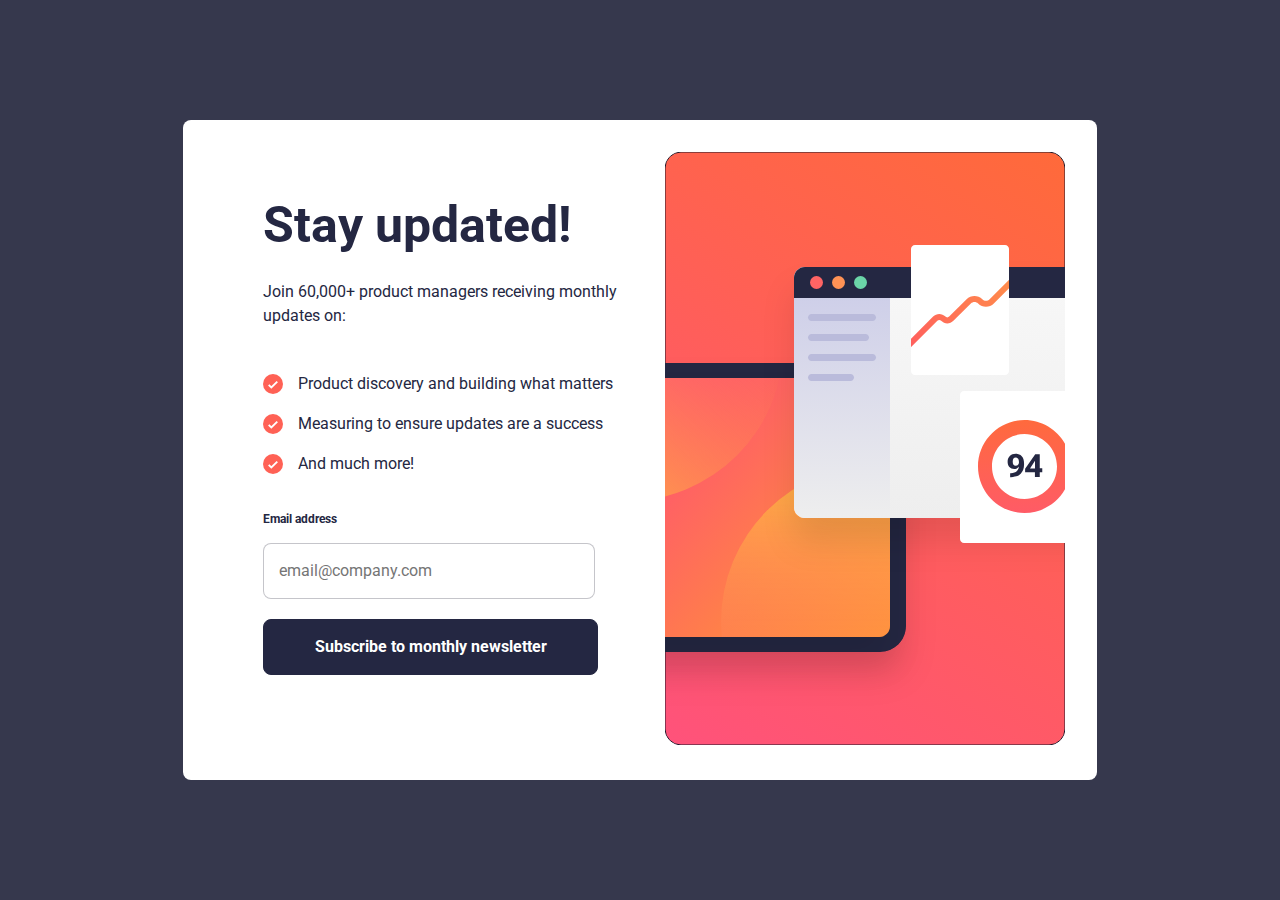
<file: index.html>
<!DOCTYPE html>
<html lang="en">
  <head>
    <meta charset="UTF-8" />
    <meta name="viewport" content="width=device-width, initial-scale=1.0" />
    <link rel="stylesheet" href="./static/styles/reset.css" />
    <link rel="stylesheet" href="./static/styles/styles.css" />
    <title>newsleter-sign-up-with-succes-message</title>
  </head>
  <body>
    <div class="card">
      <div class="content">
        <div class="texts">
          <h1>Stay updated!</h1>
          <p>Join 60,000+ product managers receiving monthly updates on:</p>

          <div class="ticks">
            <ul>
              <li>
                <img src="./static/images/checkmark.svg" alt="checkmark" />
                <h3>Product discovery and building what matters</h3>
              </li>
              <li>
                <img src="./static/images/checkmark.svg" alt="checkmark" />
                <h3>Measuring to ensure updates are a success</h3>
              </li>
              <li>
                <img src="./static/images/checkmark.svg" alt="checkmark" />
                <h3>And much more!</h3>
              </li>
            </ul>
          </div>

          <div class="form">
            <h4>Email address</h4>
            <form>
              <input
                placeholder="email@company.com"
                type="email"
                id="email"
                name="email"
                required
              />

              <button class="submit-btn" type="submit">
                <a href="./static/pages/succes.html"
                  >Subscribe to monthly newsletter</a
                >
              </button>
            </form>
          </div>
        </div>

        <div class="image-section">
          <img src="./static/images/cover.svg" alt="cover" />
        </div>
      </div>
    </div>
  </body>
</html>
</file>
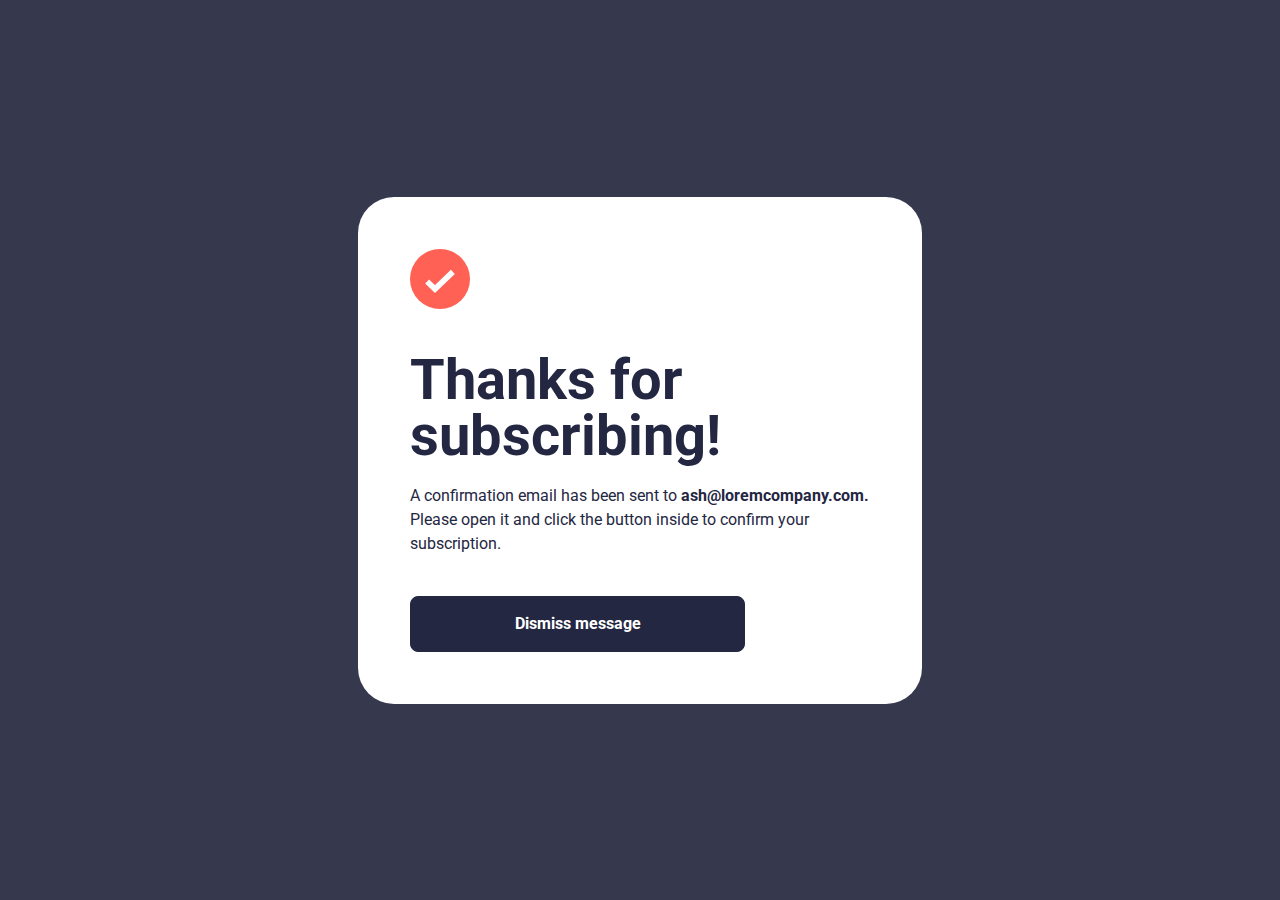
<file: static/pages/succes.html>
<!DOCTYPE html>
<html lang="en">
  <head>
    <meta charset="UTF-8" />
    <meta name="viewport" content="width=device-width, initial-scale=1.0" />
    <link rel="stylesheet" href="../styles/reset.css" />
    <link rel="stylesheet" href="../styles/styles.css" />
    <title>success</title>
  </head>
  <body>
    <div class="success-card">
      <div class="succes-content">
        <img src="../images/checkmark.svg" alt="checkmark" />
        <div class="success-text">
          <h1>Thanks for subscribing!</h1>
          <p>
            A confirmation email has been sent to
            <span>ash@loremcompany.com. </span> Please open it and click the
            button inside to confirm your subscription.
          </p>
        </div>

        <button class="dismiss-btn">
          <a href="../../index.html">Dismiss message</a>
        </button>
      </div>
    </div>
  </body>
</html>
</file>
<file: static/styles/styles.css>
@import url("https://fonts.googleapis.com/css2?family=Roboto:ital,wght@0,100..900;1,100..900&display=swap");

body {
  margin: 0;
  padding: 0;
  display: flex;
  justify-content: center;
  align-items: center;
  min-height: 100vh;
  background-color: #36384d;
}

.card {
  background-color: #ffff;
  padding: 32px;
  border-radius: 8px;
  max-width: 850px;
  max-height: 600px;
}

.content {
  display: flex;
  justify-content: space-around;
}

.texts {
  margin: 3rem;
}

.texts h1 {
  font-family: "Roboto", sans-serif;
  font-weight: 700;
  font-size: 50px;
  line-height: 100%;
  color: #242742;
  margin-bottom: 30px;
}

.texts p {
  font-family: "Roboto", sans-serif;
  font-size: 16px;
  font-weight: 400;
  line-height: 150%;
  margin-bottom: 30px;
  color: #242742;
}

.ticks ul {
  list-style: none;
  padding: 0;
  padding: 1rem 0;
}

.ticks li {
  display: flex;
  align-items: center;
  gap: 15px;
  margin-bottom: 20px;
}

.ticks img {
  width: 20px;
  height: 20px;
}

.ticks h3 {
  font-family: "Roboto", sans-serif;
  font-size: 16px;
  font-weight: 400;
  color: #242742;
}

.image-section img {
  width: 400;
  height: 593;
  top: 243px;
  left: 760px;
  border: none;
}

.form {
  display: flex;
  flex-direction: column;
}

.form h4 {
  font-family: "Roboto", sans-serif;
  font-weight: 700;
  font-size: 12px;
  line-height: 150%;
  color: #242742;
  margin-bottom: 15px;
}

.form form {
  display: flex;
  flex-direction: column;
}

.form form input {
  width: 300px;
  margin-bottom: 20px;
  padding: 15px;
  font-family: "Roboto", sans-serif;
  font-weight: 400;
  font-size: 16px;
  line-height: 150%;
  color: #242742;
  border: 1px solid #19182b40;
  border-radius: 8px;
}

.submit-btn {
  width: 335px;
  padding: 15px;
  background-color: #242742;
  border: 1px solid #242742;
  border-radius: 8px;
  text-align: center;
  cursor: pointer;
  transition: 0.3s ease-in-out;
}

.submit-btn a {
  font-family: "Roboto", sans-serif;
  font-weight: 700;
  font-size: 16px;
  line-height: 150%;
  color: #ffff;
  text-decoration: none;
}

.submit-btn:hover {
  background: linear-gradient(to bottom, #ff6a3a, #ff527b);
  border: none;
  box-shadow: 0px 16px 32px 0px #ff615580;
  border-radius: 8px;
  transform: scale(1.02);
}

/* success page */
.success-card {
  background-color: #ffff;
  padding: 32px;
  border-radius: 36px;
  width: 500px;
  height: 100%;
}

.succes-content img {
  width: 60px;
  margin: 20px;
}

.success-text h1 {
  font-family: "Roboto", sans-serif;
  font-weight: 700;
  font-size: 56px;
  line-height: 100%;
  color: #242742;
  margin: 20px;
}

.success-text p {
  font-family: "Roboto", sans-serif;
  font-weight: 400;
  font-size: 16px;
  line-height: 150%;
  color: #242742;
  margin: 20px;
}

.success-text span {
  font-family: "Roboto", sans-serif;
  font-weight: 700;
  font-size: 16px;
  line-height: 150%;
  color: #242742;
}

.dismiss-btn {
  width: 335px;
  padding: 15px;
  background-color: #242742;
  border: 1px solid #242742;
  border-radius: 8px;
  text-align: center;
  cursor: pointer;
  transition: 0.3s ease-in-out;
  margin: 20px;
}

.dismiss-btn a {
  font-family: "Roboto", sans-serif;
  font-weight: 700;
  font-size: 16px;
  line-height: 150%;
  color: #ffff;
  text-decoration: none;
}

.dismiss-btn:hover {
  background: linear-gradient(to bottom, #ff6a3a, #ff527b);
  border: none;
  box-shadow: 0px 16px 32px 0px #ff615580;
  border-radius: 8px;
  transform: scale(1.02);
}
</file>
